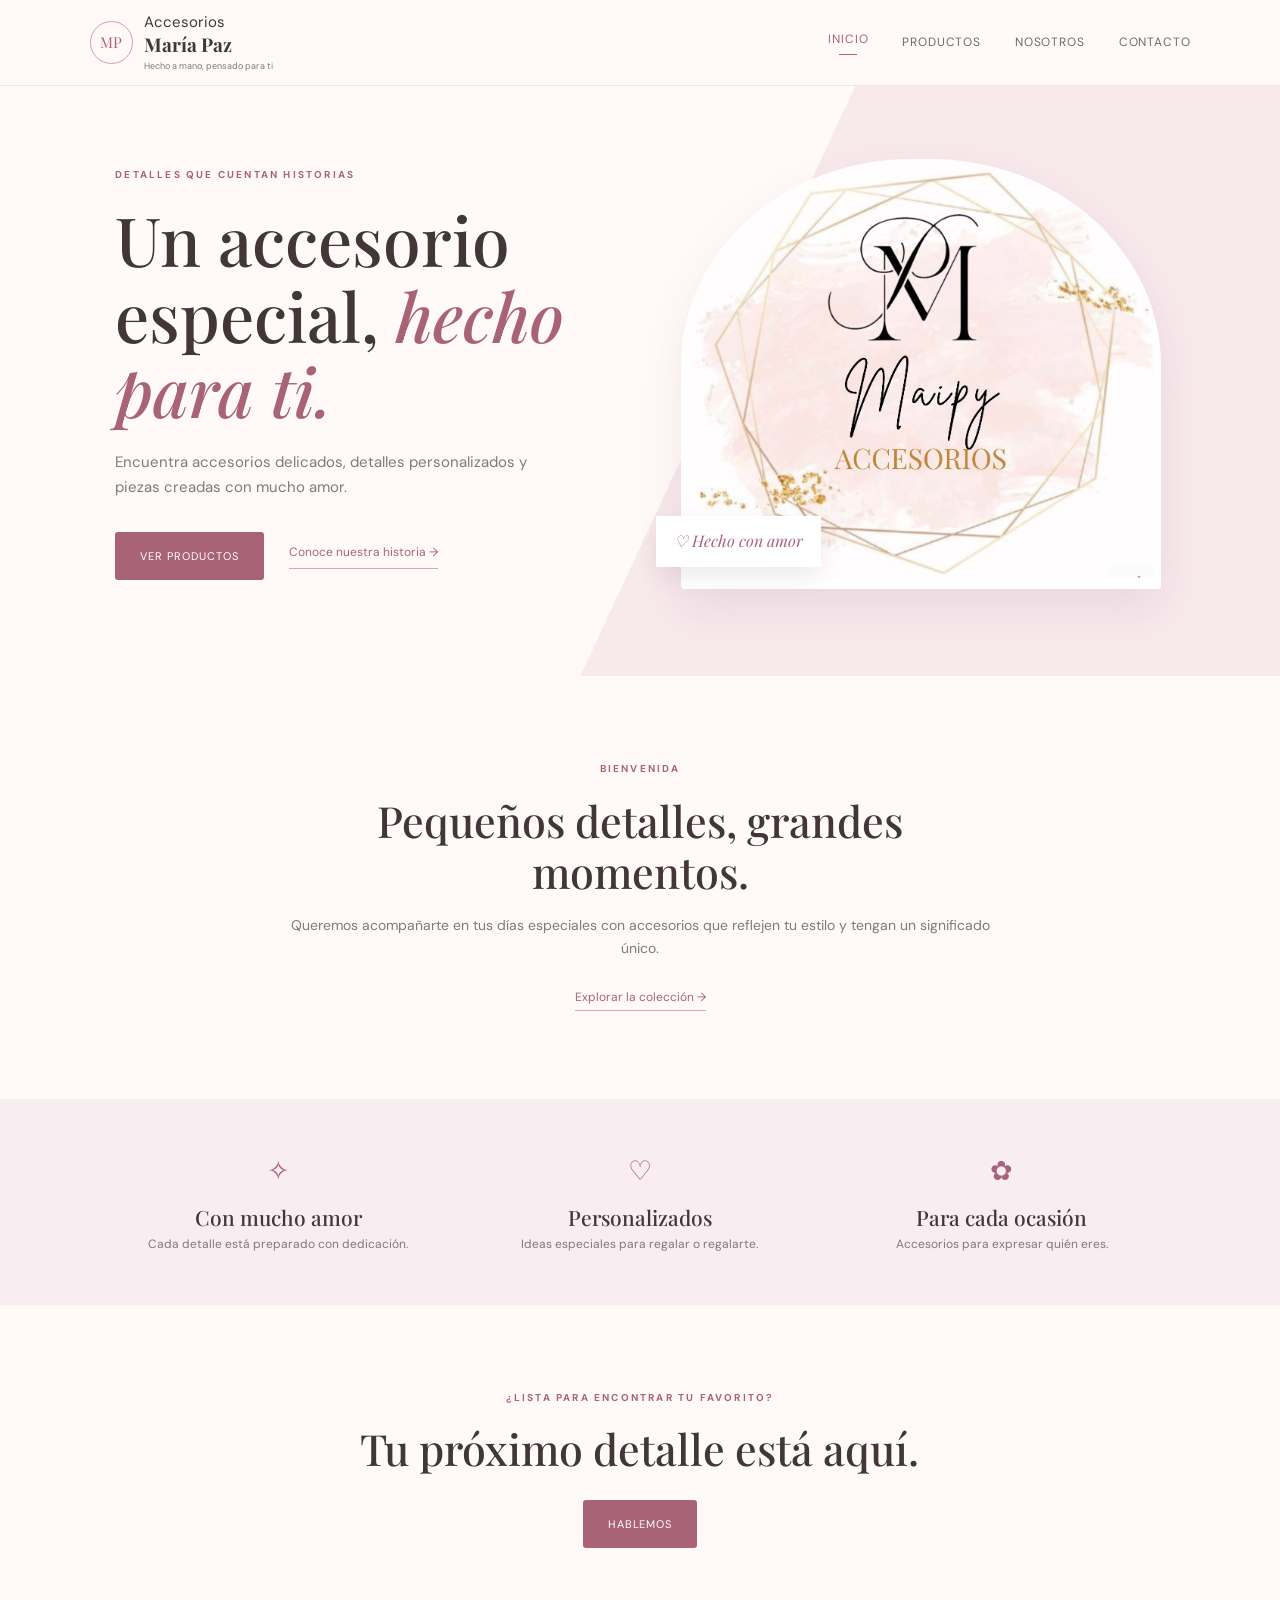
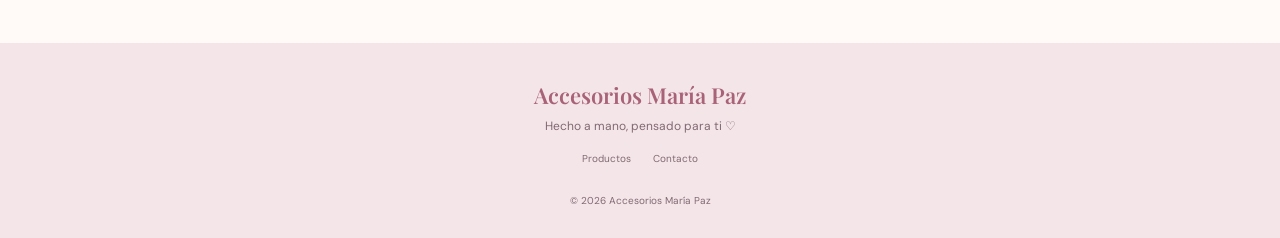
<file: index.html>
<!DOCTYPE html>
<html lang="es">
<head>
    <meta charset="UTF-8">
    <meta name="viewport" content="width=device-width, initial-scale=1.0">
    <title>Accesorios María Paz | Inicio</title>
    <link rel="stylesheet" href="style.css">
    <script src="script.js" defer></script>
</head>
<body>

<header class="site-header">
    <a class="brand" href="index.html">
        <span class="brand-mark">MP</span>
        <span>
            Accesorios <strong>María Paz</strong>
            <small>Hecho a mano, pensado para ti</small>
        </span>
    </a>

    <button class="menu-toggle" aria-label="Abrir menú" aria-expanded="false">
        <span></span><span></span><span></span>
    </button>

    <nav class="main-nav">
        <a class="active" href="index.html">Inicio</a>
        <a href="productos.html">Productos</a>
        <a href="nosotros.html">Nosotros</a>
        <a href="contacto.html">Contacto</a>
    </nav>
</header>

<main>
    <section class="hero">
        <div class="hero-copy">
            <p class="eyebrow">DETALLES QUE CUENTAN HISTORIAS</p>

            <h1>Un accesorio especial,
                <em>hecho para ti.</em>
            </h1>

            <p class="hero-text">
                Encuentra accesorios delicados, detalles personalizados
                y piezas creadas con mucho amor.
            </p>

            <div class="hero-actions">
                <a class="btn btn-primary" href="productos.html">
                    Ver productos
                </a>

                <a class="text-link" href="nosotros.html">
                    Conoce nuestra historia →
                </a>
            </div>
        </div>

        <div class="hero-photo-wrap">
            <img class="hero-photo"
                 src="assets/logo.jpeg"
                 alt="María Paz en su stand de accesorios">

            <div class="photo-note">
                ♡ Hecho con amor
            </div>
        </div>
    </section>

    <section class="intro section-wrap">
        <p class="eyebrow">BIENVENIDA</p>

        <h2>Pequeños detalles, grandes momentos.</h2>

        <p>
            Queremos acompañarte en tus días especiales con accesorios
            que reflejen tu estilo y tengan un significado único.
        </p>

        <a class="text-link" href="productos.html">
            Explorar la colección →
        </a>
    </section>

    <section class="feature-band">
        <div>
            <span class="feature-icon">✧</span>
            <h3>Con mucho amor</h3>
            <p>Cada detalle está preparado con dedicación.</p>
        </div>

        <div>
            <span class="feature-icon">♡</span>
            <h3>Personalizados</h3>
            <p>Ideas especiales para regalar o regalarte.</p>
        </div>

        <div>
            <span class="feature-icon">✿</span>
            <h3>Para cada ocasión</h3>
            <p>Accesorios para expresar quién eres.</p>
        </div>
    </section>

    <section class="cta section-wrap">
        <p class="eyebrow">¿LISTA PARA ENCONTRAR TU FAVORITO?</p>
        <h2>Tu próximo detalle está aquí.</h2>
        <a class="btn btn-primary" href="contacto.html">Hablemos</a>
    </section>
</main>

<footer class="site-footer">
    <a class="footer-brand" href="index.html">
        Accesorios María Paz
    </a>

    <p>Hecho a mano, pensado para ti ♡</p>

    <div class="footer-links">
        <a href="productos.html">Productos</a>
        <a href="contacto.html">Contacto</a>
    </div>

    <small>© <span class="year"></span> Accesorios María Paz</small>
</footer>

</body>
</html>
</file>
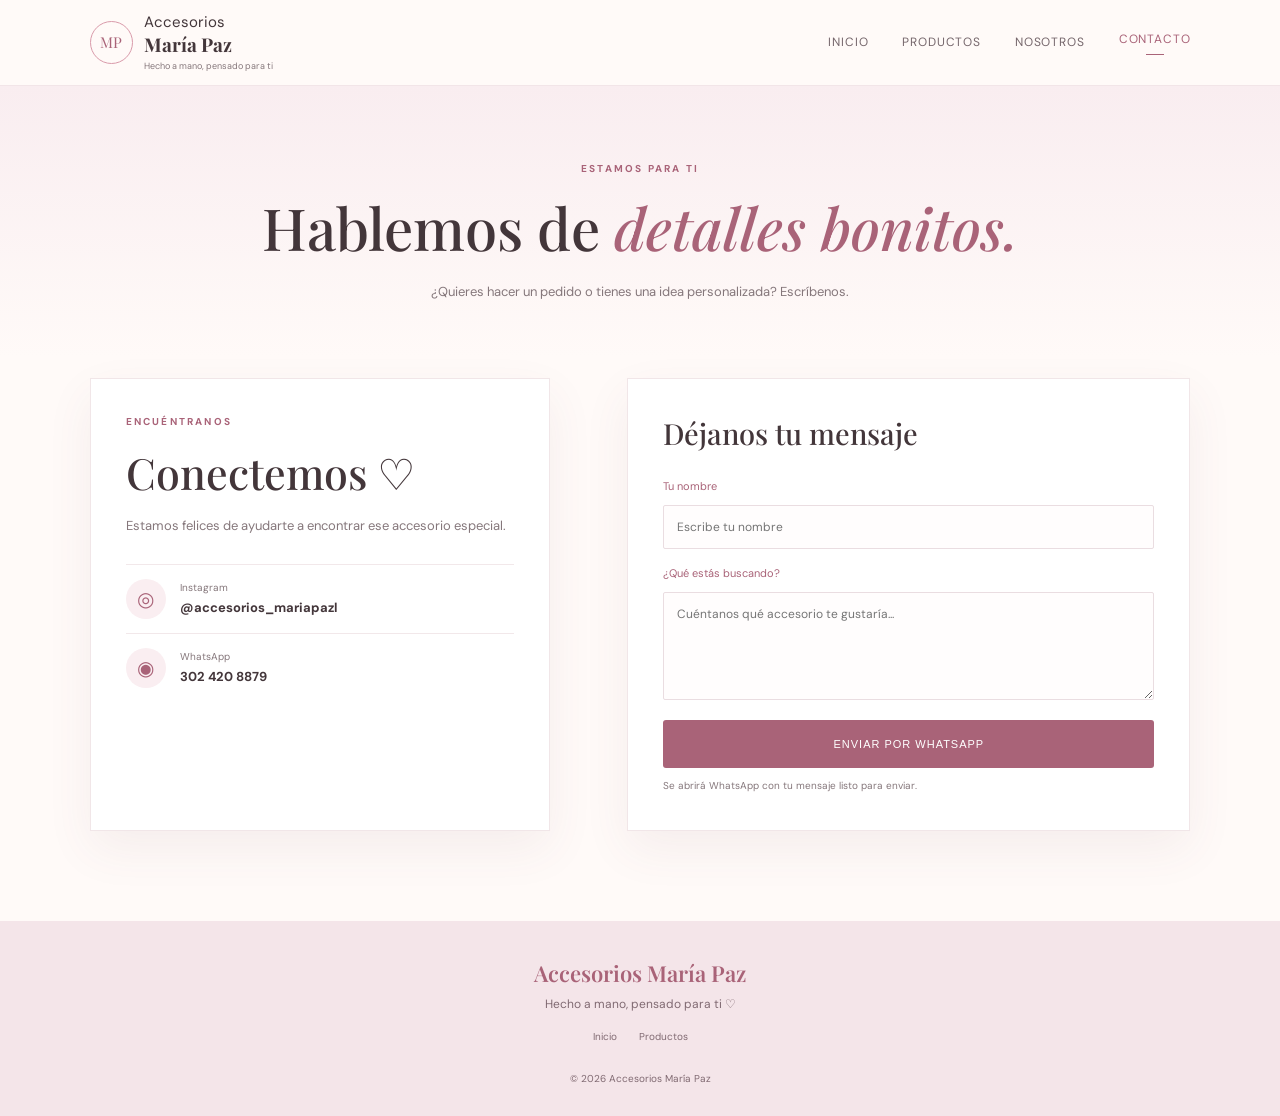
<file: contacto.html>
<!DOCTYPE html>
<html lang="es">
<head>
    <meta charset="UTF-8">
    <meta name="viewport" content="width=device-width, initial-scale=1.0">

    <title>Contacto | Accesorios María Paz</title>

    <link rel="stylesheet" href="style.css">
    <script src="script.js" defer></script>
</head>
<body>

<header class="site-header">
    <a class="brand" href="index.html">
        <span class="brand-mark">MP</span>
        <span>
            Accesorios <strong>María Paz</strong>
            <small>Hecho a mano, pensado para ti</small>
        </span>
    </a>

    <button class="menu-toggle" aria-label="Abrir menú" aria-expanded="false">
        <span></span><span></span><span></span>
    </button>

    <nav class="main-nav">
        <a href="index.html">Inicio</a>
        <a href="productos.html">Productos</a>
        <a href="nosotros.html">Nosotros</a>
        <a class="active" href="contacto.html">Contacto</a>
    </nav>
</header>

<main>

    <section class="page-heading">
        <p class="eyebrow">ESTAMOS PARA TI</p>

        <h1>Hablemos de <em>detalles bonitos.</em></h1>

        <p>
            ¿Quieres hacer un pedido o tienes una idea personalizada?
            Escríbenos.
        </p>
    </section>

    <section class="contact-layout section-wrap">

        <div class="contact-card">
            <p class="eyebrow">ENCUÉNTRANOS</p>

            <h2>Conectemos ♡</h2>

            <p>
                Estamos felices de ayudarte a encontrar ese accesorio especial.
            </p>

            <a class="contact-line"
               href="https://www.instagram.com/accesorios_mariapazl/"
               target="_blank" rel="noopener">

                <span>◎</span>

                <span>
                    <small>Instagram</small>
                    <strong>@accesorios_mariapazl</strong>
                </span>
            </a>

            <a class="contact-line"
               href="https://wa.me/573024208879"
               target="_blank" rel="noopener">

                <span>◉</span>

                <span>
                    <small>WhatsApp</small>
                    <strong>302 420 8879</strong>
                </span>
            </a>
        </div>

        <form class="contact-form" id="contactForm">

            <h2>Déjanos tu mensaje</h2>

            <label for="name">Tu nombre</label>

            <input
                id="name"
                name="name"
                type="text"
                placeholder="Escribe tu nombre"
                required
            >

            <label for="message">¿Qué estás buscando?</label>

            <textarea
                id="message"
                name="message"
                rows="5"
                placeholder="Cuéntanos qué accesorio te gustaría..."
                required
            ></textarea>

            <button class="btn btn-primary" type="submit">
                Enviar por WhatsApp
            </button>

            <p class="form-note">
                Se abrirá WhatsApp con tu mensaje listo para enviar.
            </p>

        </form>

    </section>

</main>

<footer class="site-footer">
    <a class="footer-brand" href="index.html">
        Accesorios María Paz
    </a>

    <p>Hecho a mano, pensado para ti ♡</p>

    <div class="footer-links">
        <a href="index.html">Inicio</a>
        <a href="productos.html">Productos</a>
    </div>

    <small>© <span class="year"></span> Accesorios María Paz</small>
</footer>

</body>
</html>
</file>
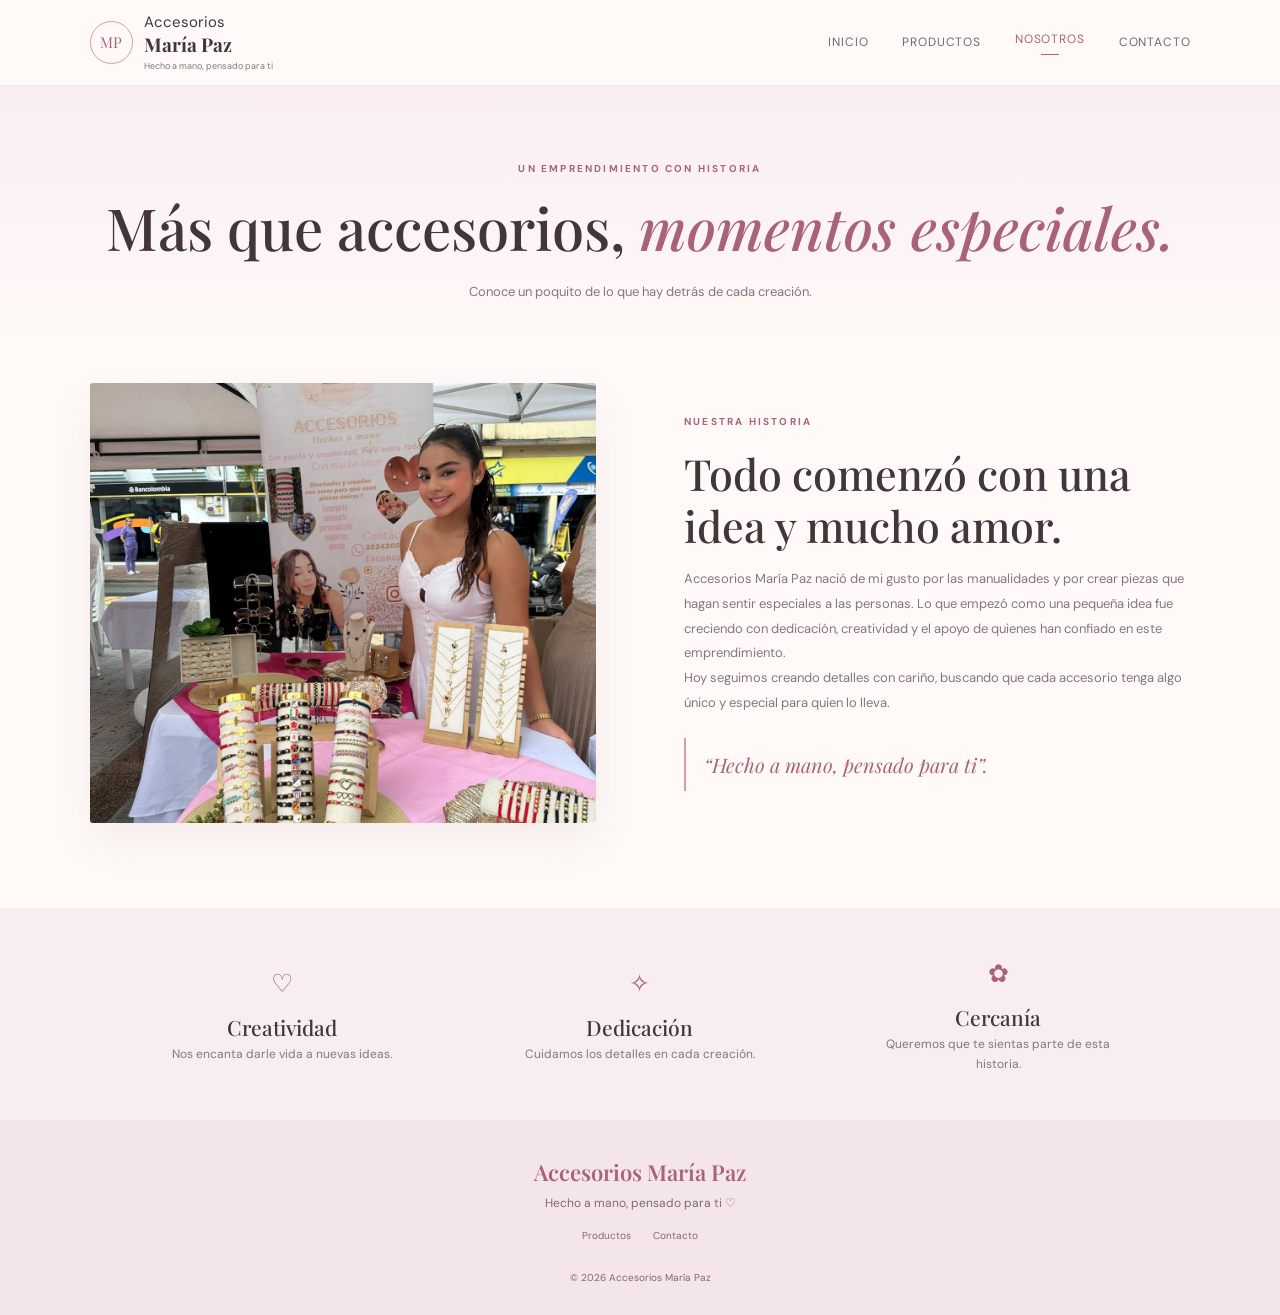
<file: nosotros.html>
<!DOCTYPE html>
<html lang="es">
<head>
    <meta charset="UTF-8">
    <meta name="viewport" content="width=device-width, initial-scale=1.0">

    <title>Nosotros | Accesorios María Paz</title>

    <link rel="stylesheet" href="style.css">
    <script src="script.js" defer></script>
</head>
<body>

<header class="site-header">
    <a class="brand" href="index.html">
        <span class="brand-mark">MP</span>
        <span>
            Accesorios <strong>María Paz</strong>
            <small>Hecho a mano, pensado para ti</small>
        </span>
    </a>

    <button class="menu-toggle" aria-label="Abrir menú" aria-expanded="false">
        <span></span><span></span><span></span>
    </button>

    <nav class="main-nav">
        <a href="index.html">Inicio</a>
        <a href="productos.html">Productos</a>
        <a class="active" href="nosotros.html">Nosotros</a>
        <a href="contacto.html">Contacto</a>
    </nav>
</header>

<main>

    <section class="page-heading">
        <p class="eyebrow">UN EMPRENDIMIENTO CON HISTORIA</p>

        <h1>Más que accesorios,
            <em>momentos especiales.</em>
        </h1>

        <p>Conoce un poquito de lo que hay detrás de cada creación.</p>
    </section>

    <section class="story section-wrap">

        <div class="story-photo">
            <img src="assets/nosotros.jpeg"
                 alt="María Paz en su emprendimiento">
        </div>

        <div class="story-copy">
            <p class="eyebrow">NUESTRA HISTORIA</p>

            <h2>Todo comenzó con una idea y mucho amor.</h2>

            <p>
                Accesorios María Paz nació de mi gusto por las manualidades
                y por crear piezas que hagan sentir especiales a las personas.
                Lo que empezó como una pequeña idea fue creciendo con dedicación,
                creatividad y el apoyo de quienes han confiado en este emprendimiento.
            </p>

            <p>
                Hoy seguimos creando detalles con cariño, buscando que cada
                accesorio tenga algo único y especial para quien lo lleva.
            </p>

            <blockquote>
                “Hecho a mano, pensado para ti”.
            </blockquote>
        </div>

    </section>

    <section class="values">

        <div>
            <span>♡</span>
            <h3>Creatividad</h3>
            <p>Nos encanta darle vida a nuevas ideas.</p>
        </div>

        <div>
            <span>✧</span>
            <h3>Dedicación</h3>
            <p>Cuidamos los detalles en cada creación.</p>
        </div>

        <div>
            <span>✿</span>
            <h3>Cercanía</h3>
            <p>Queremos que te sientas parte de esta historia.</p>
        </div>

    </section>

</main>

<footer class="site-footer">
    <a class="footer-brand" href="index.html">
        Accesorios María Paz
    </a>

    <p>Hecho a mano, pensado para ti ♡</p>

    <div class="footer-links">
        <a href="productos.html">Productos</a>
        <a href="contacto.html">Contacto</a>
    </div>

    <small>© <span class="year"></span> Accesorios María Paz</small>
</footer>

</body>
</html>
</file>
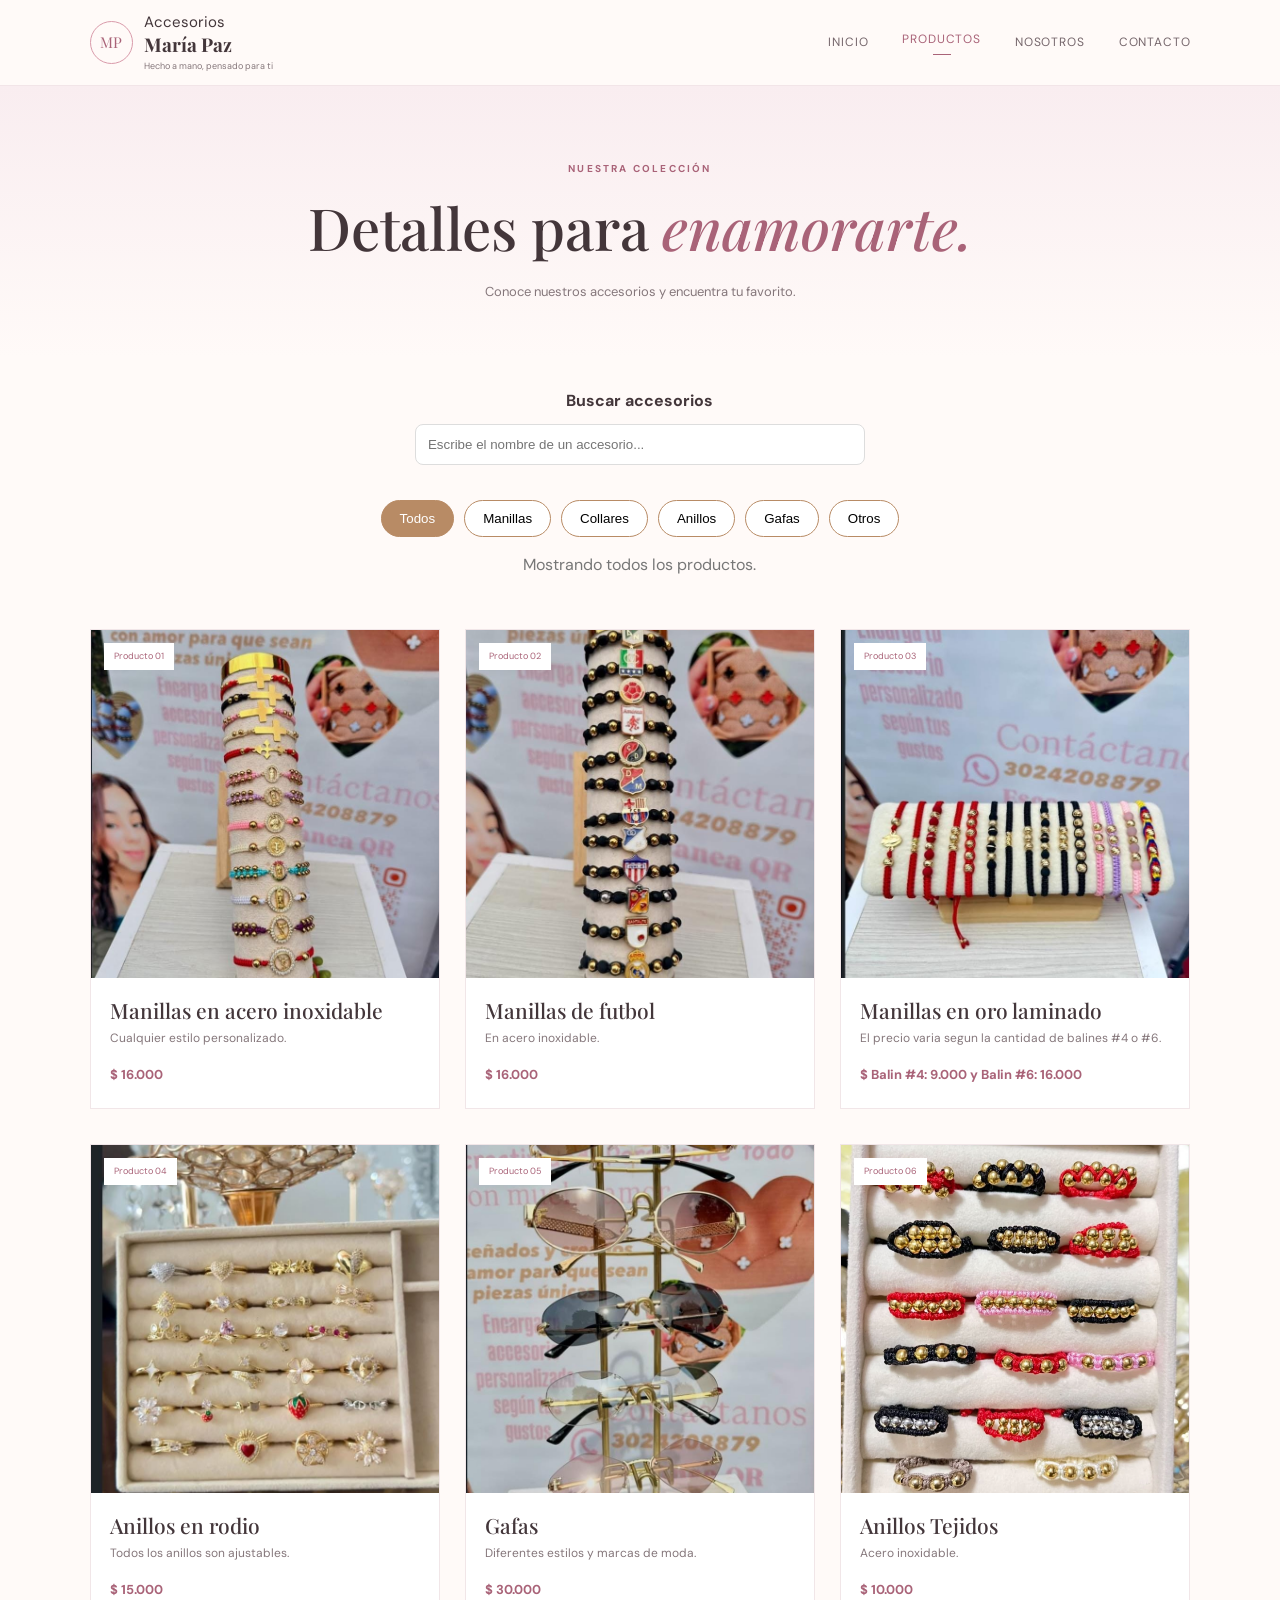
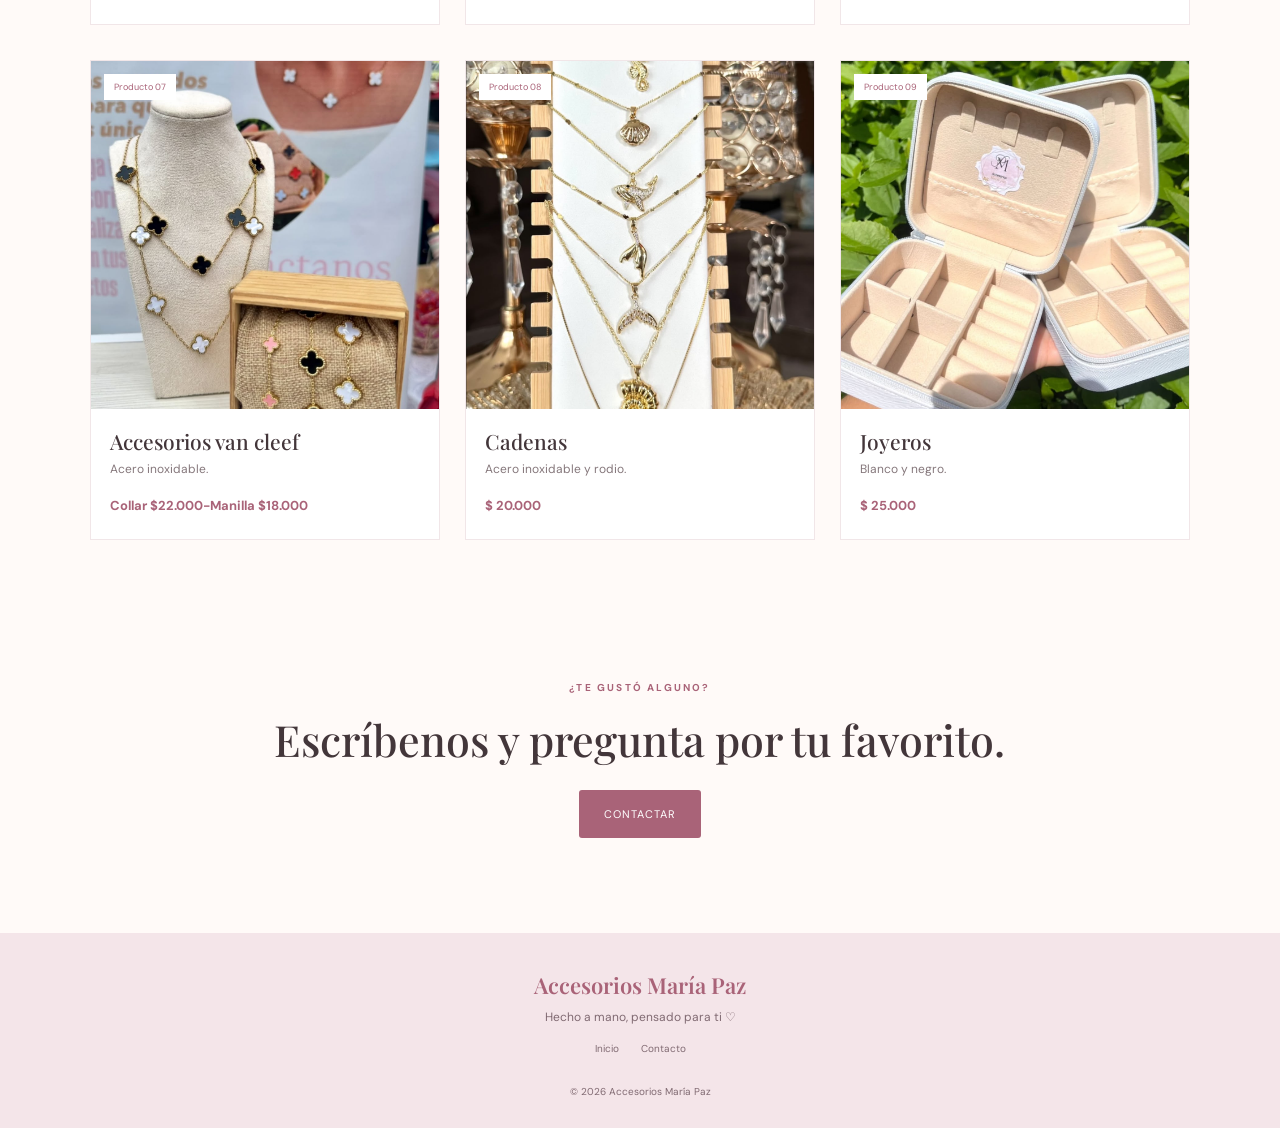
<file: productos.html>
<!DOCTYPE html>
<html lang="es">
<head>
    <meta charset="UTF-8">
    <meta name="viewport" content="width=device-width, initial-scale=1.0">

    <title>Productos | Accesorios María Paz</title>

    <link rel="stylesheet" href="style.css">
    <script src="script.js" defer></script>
</head>
<body>

<header class="site-header">
    <a class="brand" href="index.html">
        <span class="brand-mark">MP</span>
        <span>
            Accesorios <strong>María Paz</strong>
            <small>Hecho a mano, pensado para ti</small>
        </span>
    </a>

    <button class="menu-toggle" aria-label="Abrir menú" aria-expanded="false">
        <span></span><span></span><span></span>
    </button>

    <nav class="main-nav">
        <a href="index.html">Inicio</a>
        <a class="active" href="productos.html">Productos</a>
        <a href="nosotros.html">Nosotros</a>
        <a href="contacto.html">Contacto</a>
    </nav>
</header>

<main>

    <section class="page-heading">
        <p class="eyebrow">NUESTRA COLECCIÓN</p>

        <h1>Detalles para <em>enamorarte.</em></h1>

        <p>
            Conoce nuestros accesorios y encuentra tu favorito.
        </p>
    </section>
<div class="catalog-tools section-wrap">

    <label for="productSearch">Buscar accesorios</label>

    <input
        type="search"
        id="productSearch"
        placeholder="Escribe el nombre de un accesorio..."
    >

    <div class="category-filters">
    <button class="filter-btn active" data-category="todos">Todos</button>
    <button class="filter-btn" data-category="pulseras">Manillas</button>
    <button class="filter-btn" data-category="collares">Collares</button>
    <button class="filter-btn" data-category="anillos">Anillos</button>
    <button class="filter-btn" data-category="gafas">Gafas</button>
    <button class="filter-btn" data-category="otros">Otros</button>
</div>

    <p id="resultsMessage">Mostrando todos los productos.</p>

</div>
    <section class="products-grid section-wrap">

        <!-- PRODUCTO 1 -->
        <article class="product-card" data-name="Manillas en acero inoxidable" data-category="pulseras">
            
            <div class="product-image">
                <img src="assets/manillas1.jpeg"
                     alt="Producto 1"
                    loading="lazy">
                <span class="product-tag">Producto 01</span>
            </div>

            <div class="product-info">
                <h2>Manillas en acero inoxidable </h2>
                <p>Cualquier estilo personalizado.</p>
                <strong>$ 16.000</strong>
            </div>
        </article>

        <!-- PRODUCTO 2 -->
        <article class="product-card" data-name="Manillas de futbol" data-category="pulseras">
            <div class="product-image">
                <img src="assets/manillas2.jpeg"
                     alt="Producto 2"
                    loading="lazy">
                <span class="product-tag">Producto 02</span>
            </div>

            <div class="product-info">
                <h2>Manillas de futbol  </h2>
                <p>En acero inoxidable.</p>
                <strong>$ 16.000</strong>
            </div>
        </article>

        <!-- PRODUCTO 3 -->
        <article class="product-card" data-name="Manillas en oro laminado" data-category="pulseras">
    
            <div class="product-image">
                <img src="assets/manillas3.jpeg"
                     alt="Producto 3"
                    loading="lazy">
                <span class="product-tag">Producto 03</span>
            </div>

            <div class="product-info">
                <h2>Manillas en oro laminado</h2>
                <p>El precio varia segun la cantidad de balines #4 o #6.</p>
                <strong>$ Balin #4: 9.000 y Balin #6: 16.000</strong>
            </div>
        </article>

        <!-- PRODUCTO 4 -->
        <article class="product-card" data-name="Anillos en rodio" data-category="anillos">
            <div class="product-image">
                <img src="assets/anillos.jpeg"
                     alt="Producto 4"
                    loading="lazy">
                <span class="product-tag">Producto 04</span>
            </div>

            <div class="product-info">
                <h2>Anillos en rodio</h2>
                <p>Todos los anillos son ajustables.</p>
                <strong>$ 15.000</strong>
            </div>
        </article>

        <!-- PRODUCTO 5 -->
       <article class="product-card" data-name="Gafas" data-category="gafas">
            <div class="product-image">
                <img src="assets/gafas.jpeg"
                     alt="Producto 5"
                    loading="lazy">
                <span class="product-tag">Producto 05</span>
            </div>

            <div class="product-info">
                <h2>Gafas </h2>
                <p>Diferentes estilos y marcas de moda.</p>
                <strong>$ 30.000</strong>
            </div>
        </article>

 <!-- PRODUCTO 6 -->
      <article class="product-card" data-name="Anillos tejidos" data-category="anillos">
            <div class="product-image">
                <img src="assets/anillosTejidos.jpeg"
                     alt="Producto 6"
                    loading="lazy">
                <span class="product-tag">Producto 06</span>
            </div>

            <div class="product-info">
                <h2>Anillos Tejidos</h2>
                <p>Acero inoxidable.</p>
                <strong>$ 10.000</strong>
            </div>
        </article>

<!-- PRODUCTO 7 -->
        <article class="product-card" data-name="Accesorios van cleef" data-category="collares">
            <div class="product-image">
                <img src="assets/Collares2.jpeg"
                     alt="Producto 7"
                    loading="lazy">
                <span class="product-tag">Producto 07</span>
            </div>

            <div class="product-info">
                <h2>Accesorios van cleef</h2>
                <p>Acero inoxidable.</p>
                <strong>Collar $22.000-Manilla $18.000</strong>
            </div>
        </article>

<!-- PRODUCTO 8 -->
       <article class="product-card" data-name="Cadenas" data-category="collares">
            <div class="product-image">
                <img src="assets/Collares3.jpeg"
                     alt="Producto 8"
                    loading="lazy">
                <span class="product-tag">Producto 08</span>
            </div>

            <div class="product-info">
                <h2>Cadenas</h2>
                <p>Acero inoxidable y rodio.</p>
                <strong>$ 20.000</strong>
            </div>
        </article>

 <!-- PRODUCTO 9 -->
    <article class="product-card" data-name="Joyeros" data-category="otros">
        <div class="product-image">
         <img src="assets/Joyeros.jpeg"
                     alt="Producto 9"
             loading="lazy">
                <span class="product-tag">Producto 09</span>
            </div>

            <div class="product-info">
                <h2>Joyeros</h2>
                <p>Blanco y negro.</p>
                <strong>$ 25.000</strong>
            </div>
        </article>


    </section>

    <section class="cta section-wrap">
        <p class="eyebrow">¿TE GUSTÓ ALGUNO?</p>
        <h2>Escríbenos y pregunta por tu favorito.</h2>
        <a class="btn btn-primary" href="contacto.html">Contactar</a>
    </section>

</main>

<footer class="site-footer">
    <a class="footer-brand" href="index.html">
        Accesorios María Paz
    </a>

    <p>Hecho a mano, pensado para ti ♡</p>

    <div class="footer-links">
        <a href="index.html">Inicio</a>
        <a href="contacto.html">Contacto</a>
    </div>

    <small>© <span class="year"></span> Accesorios María Paz</small>
</footer>

</body>
</html>
</file>
<file: style.css>
/* =================================
   ESTILOS GENERALES
================================= */

@import url('https://fonts.googleapis.com/css2?family=DM+Sans:wght@400;500;600;700&family=Playfair+Display:ital,wght@0,500;0,600;1,500&display=swap');

:root {
    --pink: #d99aaa;
    --pink-dark: #a96378;
    --pink-light: #faeef1;
    --cream: #fffaf8;
    --ink: #43363a;
    --muted: #85777b;
    --white: #ffffff;
}

* {
    margin: 0;
    padding: 0;
    box-sizing: border-box;
}

html {
    scroll-behavior: smooth;
}

body {
    background: var(--cream);
    color: var(--ink);
    font-family: 'DM Sans', sans-serif;
    line-height: 1.65;
}

a {
    text-decoration: none;
    color: inherit;
}

img {
    max-width: 100%;
    display: block;
}

/* =================================
   ENCABEZADO Y MENÚ
================================= */

.site-header {
    min-height: 86px;
    padding: 0 7%;
    display: flex;
    align-items: center;
    justify-content: space-between;
    background: var(--cream);
    position: sticky;
    top: 0;
    z-index: 100;
    border-bottom: 1px solid #f2e5e8;
}

.brand {
    display: flex;
    align-items: center;
    gap: 11px;
    font-size: 15px;
}

.brand > span:last-child {
    display: flex;
    flex-direction: column;
    line-height: 1.3;
}

.brand strong {
    font-family: 'Playfair Display', serif;
    font-size: 19px;
}

.brand small {
    font-size: 9px;
    color: var(--muted);
    margin-top: 4px;
}

.brand-mark {
    width: 43px;
    height: 43px;
    border: 1px solid var(--pink);
    border-radius: 50%;
    display: grid;
    place-items: center;
    color: var(--pink-dark);
    font-family: 'Playfair Display', serif;
}

.main-nav {
    display: flex;
    gap: 34px;
    align-items: center;
}

.main-nav a {
    font-size: 12px;
    text-transform: uppercase;
    letter-spacing: .07em;
    color: #75666b;
    transition: .3s;
}

.main-nav a:hover,
.main-nav a.active {
    color: var(--pink-dark);
}

.main-nav a.active::after {
    content: '';
    display: block;
    width: 18px;
    height: 1px;
    background: var(--pink-dark);
    margin: 5px auto 0;
}

/* Botón menú móvil */

.menu-toggle {
    display: none;
    background: none;
    border: none;
    cursor: pointer;
    padding: 8px;
}

.menu-toggle span {
    display: block;
    width: 23px;
    height: 2px;
    background: var(--ink);
    margin: 5px;
}

/* =================================
   PÁGINA PRINCIPAL
================================= */

.hero {
    min-height: 590px;
    padding: 65px 9% 80px;
    display: grid;
    grid-template-columns: 1fr 1fr;
    align-items: center;
    gap: 7%;
    background: linear-gradient(
        115deg,
        #fffaf8 55%,
        #f8e9ed 55%
    );
    position: relative;
}

.hero-copy {
    max-width: 540px;
}

.eyebrow {
    font-size: 10px;
    letter-spacing: .22em;
    color: var(--pink-dark);
    font-weight: 700;
    margin-bottom: 17px;
}

.hero h1,
.page-heading h1 {
    font-family: 'Playfair Display', serif;
    font-size: clamp(42px, 5.3vw, 69px);
    font-weight: 500;
    line-height: 1.12;
    margin-bottom: 22px;
}

.hero h1 em,
.page-heading h1 em {
    color: var(--pink-dark);
}

.hero-text {
    color: var(--muted);
    max-width: 420px;
    font-size: 15px;
}

.hero-actions {
    display: flex;
    align-items: center;
    gap: 25px;
    margin-top: 32px;
}

/* Botones */

.btn {
    display: inline-flex;
    align-items: center;
    justify-content: center;
    padding: 14px 25px;
    min-height: 48px;
    border-radius: 3px;
    font-size: 11px;
    letter-spacing: .09em;
    text-transform: uppercase;
    cursor: pointer;
    border: none;
    transition: .3s;
}

.btn-primary {
    background: var(--pink-dark);
    color: white;
}

.btn-primary:hover {
    background: #8d4e63;
    transform: translateY(-3px);
}

.text-link {
    font-size: 12px;
    color: var(--pink-dark);
    border-bottom: 1px solid #d9a6b3;
    padding-bottom: 5px;
}

/* Imagen principal */

.hero-photo-wrap {
    position: relative;
    max-width: 480px;
    width: 100%;
    justify-self: center;
}

.hero-photo {
    width: 100%;
    height: 430px;
    object-fit: cover;
    border-radius: 48% 48% 4px 4px;
    box-shadow: 0 18px 45px rgba(112,72,83,.10);
}

.photo-note {
    position: absolute;
    bottom: 22px;
    left: -25px;
    background: white;
    padding: 12px 18px;
    box-shadow: 0 10px 25px #00000012;
    font-family: 'Playfair Display', serif;
    font-style: italic;
    color: var(--pink-dark);
}

/* =================================
   SECCIONES GENERALES
================================= */

.section-wrap {
    width: min(1120px, 86%);
    margin: auto;
}

.intro {
    text-align: center;
    padding: 85px 0 90px;
    max-width: 700px;
}

.intro h2,
.cta h2,
.story h2,
.contact-card h2 {
    font: 500 clamp(30px, 4vw, 43px)/1.2 'Playfair Display', serif;
    margin-bottom: 16px;
}

.intro > p:not(.eyebrow) {
    color: var(--muted);
    font-size: 14px;
    margin-bottom: 23px;
}

.feature-band {
    background: #f8edf0;
    padding: 50px 9%;
    display: grid;
    grid-template-columns: repeat(3, 1fr);
    gap: 35px;
    text-align: center;
}

.feature-band > div {
    max-width: 260px;
    margin: auto;
}

.feature-icon {
    font-size: 27px;
    color: var(--pink-dark);
}

.feature-band h3,
.values h3 {
    font: 500 21px 'Playfair Display', serif;
    margin: 9px 0 4px;
}

.feature-band p,
.values p {
    font-size: 12px;
    color: var(--muted);
}

.cta {
    text-align: center;
    padding: 85px 0 95px;
}

.cta h2 {
    margin-bottom: 25px;
}

/* =================================
   ENCABEZADOS DE PÁGINAS
================================= */

.page-heading {
    text-align: center;
    padding: 75px 20px 55px;
    background: linear-gradient(
        180deg,
        #f9edf0,
        transparent
    );
}

.page-heading h1 {
    font-size: clamp(38px, 5vw, 58px);
}

.page-heading > p:last-child {
    font-size: 13px;
    color: var(--muted);
    max-width: 550px;
    margin: auto;
}

/* =================================
   PRODUCTOS
================================= */

.products-grid {
    display: grid;
    grid-template-columns: repeat(3, 1fr);
    gap: 35px 25px;
    padding-top: 20px;
    padding-bottom: 55px;
}

.product-card {
    background: white;
    border: 1px solid #f1e6e8;
    transition: .3s;
}

.product-card:hover {
    transform: translateY(-5px);
    box-shadow: 0 18px 45px #70485315;
}

.product-image {
    position: relative;
    overflow: hidden;
    background: var(--pink-light);
    aspect-ratio: 1 / 1;
}

.product-image img {
    width: 100%;
    height: 100%;
    object-fit: cover;
    transition: .4s;
}

.product-card:hover img {
    transform: scale(1.05);
}

.product-tag {
    position: absolute;
    left: 13px;
    top: 13px;
    background: white;
    padding: 6px 10px;
    font-size: 9px;
    color: var(--pink-dark);
}

.product-info {
    padding: 18px 19px 21px;
}

.product-info h2 {
    font: 500 21px 'Playfair Display', serif;
    margin-bottom: 5px;
}

.product-info p {
    font-size: 12px;
    color: var(--muted);
    margin-bottom: 12px;
}

.product-info strong {
    font-size: 13px;
    color: var(--pink-dark);
}

/* =================================
   NOSOTROS
================================= */

.story {
    display: grid;
    grid-template-columns: 1fr 1fr;
    gap: 8%;
    align-items: center;
    padding-top: 25px;
    padding-bottom: 85px;
}

.story-photo img {
    width: 100%;
    height: 440px;
    object-fit: cover;
    border-radius: 3px;
    box-shadow: 0 18px 45px #70485315;
}

.story-copy > p:not(.eyebrow) {
    font-size: 13px;
    color: var(--muted);
    line-height: 1.9;
}

.story-copy blockquote {
    margin-top: 23px;
    padding: 13px 0 13px 18px;
    border-left: 2px solid var(--pink);
    font: italic 20px 'Playfair Display', serif;
    color: var(--pink-dark);
}

.values {
    background: #f8edf0;
    padding: 45px 9%;
    display: grid;
    grid-template-columns: repeat(3, 1fr);
    gap: 25px;
    text-align: center;
}

.values > div {
    max-width: 240px;
    margin: auto;
}

.values span {
    font-size: 25px;
    color: var(--pink-dark);
}

/* =================================
   CONTACTO
================================= */

.contact-layout {
    display: grid;
    grid-template-columns: .9fr 1.1fr;
    gap: 7%;
    padding-top: 20px;
    padding-bottom: 90px;
}

.contact-card,
.contact-form {
    background: white;
    padding: 35px;
    box-shadow: 0 18px 45px #70485312;
    border: 1px solid #f1e6e8;
}

.contact-card > p:not(.eyebrow) {
    font-size: 13px;
    color: var(--muted);
    margin-bottom: 28px;
}

.contact-line {
    display: flex;
    align-items: center;
    gap: 14px;
    padding: 14px 0;
    border-top: 1px solid #f2e8ea;
}

.contact-line > span:first-child {
    width: 40px;
    height: 40px;
    border-radius: 50%;
    display: grid;
    place-items: center;
    background: var(--pink-light);
    color: var(--pink-dark);
    font-size: 20px;
}

.contact-line span:last-child {
    display: flex;
    flex-direction: column;
}

.contact-line small {
    font-size: 10px;
    color: var(--muted);
}

.contact-line strong {
    font-size: 13px;
}

.contact-form {
    display: flex;
    flex-direction: column;
    gap: 10px;
}

.contact-form h2 {
    font: 500 29px 'Playfair Display', serif;
    margin-bottom: 10px;
}

.contact-form label {
    font-size: 11px;
    color: var(--pink-dark);
    margin-top: 5px;
}

.contact-form input,
.contact-form textarea {
    width: 100%;
    border: 1px solid #eadde1;
    background: #fffdfd;
    padding: 13px;
    font: 12px 'DM Sans', sans-serif;
    color: var(--ink);
    outline: none;
    border-radius: 2px;
}

.contact-form input:focus,
.contact-form textarea:focus {
    border-color: var(--pink);
}

.contact-form textarea {
    resize: vertical;
}

.contact-form .btn {
    margin-top: 10px;
}

.form-note {
    font-size: 10px;
    color: var(--muted);
}

/* =================================
   PIE DE PÁGINA
================================= */

.site-footer {
    background: #f4e5e9;
    text-align: center;
    padding: 37px 20px 25px;
    color: #806a72;
}

.footer-brand {
    font: 600 22px 'Playfair Display', serif;
    color: var(--pink-dark);
}

.site-footer p {
    font-size: 12px;
    margin: 5px 0 14px;
}

.footer-links {
    display: flex;
    justify-content: center;
    gap: 22px;
    margin: 12px 0 19px;
}

.footer-links a,
.site-footer small {
    font-size: 10px;
}

/* =================================
   RESPONSIVE: TABLETS
================================= */

@media (max-width: 800px) {

    .site-header {
        padding: 0 5%;
    }

    .menu-toggle {
        display: block;
    }

    .main-nav {
        display: none;
        position: absolute;
        top: 74px;
        left: 0;
        right: 0;
        background: var(--cream);
        padding: 20px 6%;
        flex-direction: column;
        align-items: flex-start;
        gap: 20px;
        border-bottom: 1px solid #f0e1e5;
    }

    .main-nav.open {
        display: flex;
    }

    .main-nav a.active::after {
        display: none;
    }

    .hero {
        grid-template-columns: 1fr;
        padding: 60px 8%;
        gap: 45px;
        background: linear-gradient(
            180deg,
            #fffaf8 60%,
            #f8e9ed 60%
        );
    }

    .hero-photo-wrap {
        width: 90%;
    }

    .products-grid {
        grid-template-columns: repeat(2, 1fr);
    }

    .story {
        gap: 35px;
    }

    .contact-layout {
        gap: 25px;
    }
}

/* =================================
   RESPONSIVE: CELULARES
================================= */

@media (max-width: 560px) {

    .site-header {
        min-height: 75px;
    }

    .brand strong {
        font-size: 17px;
    }

    .brand-mark {
        width: 39px;
        height: 39px;
    }

    .hero {
        padding: 48px 7% 65px;
    }

    .hero h1 {
        font-size: 43px;
    }

    .hero-text {
        font-size: 13px;
    }

    .hero-actions {
        align-items: flex-start;
        flex-direction: column;
        gap: 17px;
    }

    .hero-photo {
        height: 330px;
    }

    .intro {
        padding: 65px 0;
    }

    .feature-band,
    .values {
        grid-template-columns: 1fr;
        gap: 30px;
        padding: 42px 8%;
    }

    .page-heading {
        padding: 58px 7% 40px;
    }

    .products-grid {
        grid-template-columns: 1fr;
        width: 88%;
        gap: 22px;
    }

    .product-card {
        max-width: 420px;
        width: 100%;
        margin: auto;
    }

    .story {
        grid-template-columns: 1fr;
        padding-bottom: 60px;
    }

    .story-photo img {
        height: 330px;
    }

    .contact-layout {
        grid-template-columns: 1fr;
        padding-bottom: 60px;
    }

    .contact-card,
    .contact-form {
        padding: 25px;
    }

    .cta {
        padding: 65px 0;
    }

    .footer-links {
        gap: 17px;
    }
}
/* BUSCADOR Y FILTROS */

.catalog-tools {
    margin: 30px auto;
    text-align: center;
}

.catalog-tools label {
    display: block;
    margin-bottom: 10px;
    font-weight: bold;
}

.catalog-tools input {
    width: 100%;
    max-width: 450px;
    padding: 12px;
    border: 1px solid #ddd;
    border-radius: 8px;
    margin-bottom: 20px;
}

.category-filters {
    display: flex;
    justify-content: center;
    flex-wrap: wrap;
    gap: 10px;
    margin: 15px 0;
}

.filter-btn {
    padding: 10px 18px;
    border: 1px solid #b88b65;
    border-radius: 20px;
    background: white;
    cursor: pointer;
}

.filter-btn.active {
    background: #b88b65;
    color: white;
}

#resultsMessage {
    margin: 15px 0;
    color: #777;
}
/* FUNCIONAMIENTO DEL MENU */

@media (max-width: 768px) {

    .main-nav {
        display: none;
        flex-direction: column;
    }

    .main-nav.open {
        display: flex;
    }

    .menu-toggle {
        display: block;
        cursor: pointer;
    }

}
</file>
